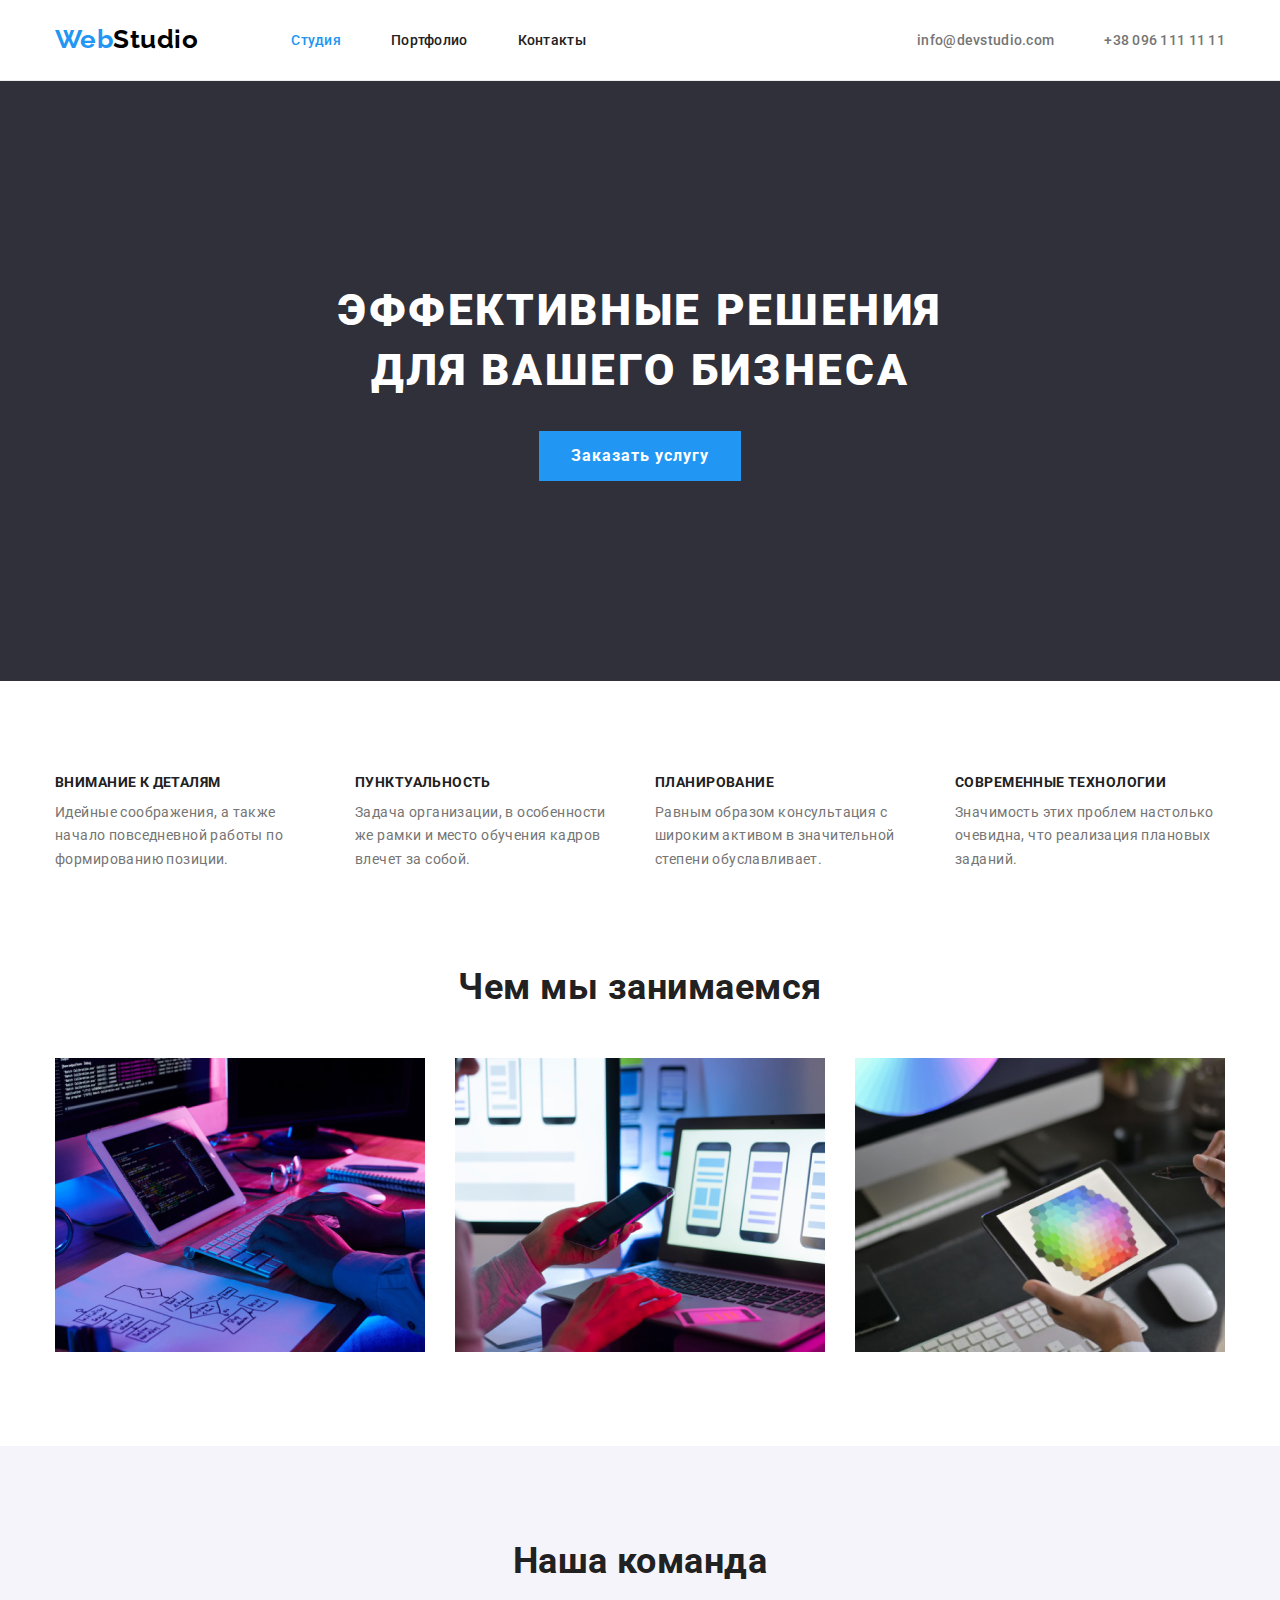
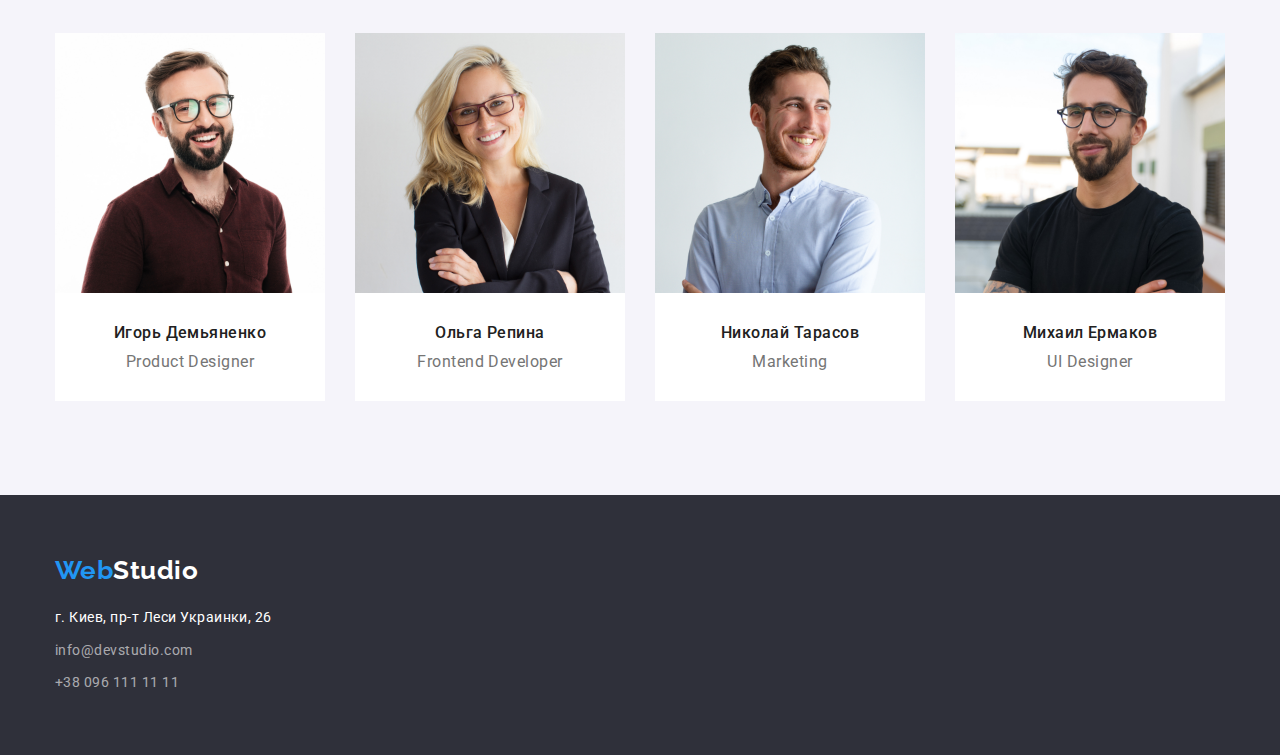
<file: index.html>
<!DOCTYPE html>
<html lang="ru">
<head>
    <meta charset="UTF-8">
    <meta name="viewport" content="width=device-width, initial-scale=1.0">
    <title>WebStudio</title>
    <link rel="stylesheet" href="https://cdnjs.cloudflare.com/ajax/libs/modern-normalize/1.0.0/modern-normalize.min.css" />
    <link rel="preconnect" href="https://fonts.gstatic.com">
    <link href="https://fonts.googleapis.com/css2?family=Raleway:wght@700&family=Roboto:wght@400;500;700;900&display=swap" rel="stylesheet">
    <link rel="stylesheet" href="./css/styles.css">
</head>

<body>
    
    <header class="header">
        <div class="container site-header-container">
            <nav class="site-nav">
                <a href="" class="logo"><span class="logo-web">Web</span>Studio</a>
                <ul class="site-nav-list list">
                   <li class="site-nav-item"> <a href="./index.html" class="site-nav-link  current"> Студия </a></li>
                   <li class="site-nav-item"><a href="./portfolio.html" class="site-nav-link ">Портфолио</a></li>
                   <li class="site-nav-item"> <a href="" class="site-nav-link">Контакты</a></li>
                </ul>
            </nav>
            <ul class="contacts-list list">
                <li class="contacts-list-item"> <a href="mailto:info@devstudio.com" class="contacts-link ">info@devstudio.com</a></li>
                <li class="contacts-list-item"><a href="tel:+380961111111" class="contacts-link">+38 096 111 11 11</a></li>
            </ul>
        </div>  
    </header>

    <main>
       
        <section class="hero-section">
            <div class="container">
                <h1 class="hero-title"> Эффективные решения <br>
                    для вашего бизнеса</h1>
                <button type="button" class="hero-button">Заказать услугу</button>
            </div>
        </section>
       
        <section class="features-section">
            <div class="container">
                <ul class="features-list list"> 
                    <li class="features-item">
                        <h3 class="features-title">Внимание к деталям</h3>
                        <p class="features-text"> Идейные соображения, а также начало повседневной 
                        работы по формированию позиции.</p>  </li>
                    <li class="features-item">
                        <h3 class="features-title">Пунктуальность</h3>
                        <p class="features-text">Задача организации, в особенности же рамки и место обучения 
                        кадров влечет за собой.</p> </li>
                    <li class="features-item">
                        <h3 class="features-title">Планирование</h3>
                        <p class="features-text"> Равным образом консультация с широким активом 
                         в значительной степени обуславливает.</p></li>
                    <li class="features-item">
                        <h3 class="features-title">Современные технологии</h3>
                        <p class="features-text">Значимость этих проблем настолько очевидна, 
                        что реализация плановых заданий.</p> </li>
                </ul>   
            </div> 
        </section>

        <section class="about-us-section">
            <div class="container">
                <h2 class="section-title">Чем мы занимаемся</h2>
                <ul class="about-us-list list">
                    <li class="about-us-item"> <img src="./images/about-us/img(1).jpg"
                          alt="человек работает с клавиатурой и планшетом" width="370" height="294"/></li>
                    <li class="about-us-item"> <img src="./images/about-us/img(2).jpg" 
                          alt="человек работает с телефоном и ноутбуком" width="370" height="294"/> </li>
                    <li class="about-us-item"> <img src="./images/about-us/img(3).jpg" 
                         alt="iеловек работает с планшетом" width="370" height="294"/></li>
                </ul>
            </div>
        </section>

        <section class="our-team-section">
            <div class="container">
                <h2 class="section-title">Наша команда</h2>
                <ul class="our-team-list list">
                    <li class="our-team-item"> <img class="our-team-img" src="./images/our-team/img1-igor-demyanenko.jpg" alt=" фото Игорь Демьяненко"
                        width="270" height="260" />
                        <div class="our-team-description">
                            <h3 class="our-team-title" >Игорь Демьяненко</h3>
                            <p lang="en" class="our-team-text">Product Designer</p>
                        </div>
                    </li>
                    <li class="our-team-item"> <img class="our-team-img" src="./images/our-team/img2-olga-repina.jpg" alt=" фото Ольга Репина"
                        width="270" height="260"/>
                        <div class="our-team-description">
                            <h3 class="our-team-title" >Ольга Репина</h3>
                            <p lang="en" class="our-team-text">Frontend Developer</p>
                        </div>
                    </li>
                    <li class="our-team-item"> <img class="our-team-img" src="./images/our-team/img3-nikolaj-tarasov.jpg" alt=" фото Николай Тарасов"
                        width="270" height="260" />
                        <div class="our-team-description">
                            <h3 class="our-team-title" >Николай Тарасов</h3>
                            <p lang="en" class="our-team-text">Marketing</p>
                        </div>
                    </li>
                    <li class="our-team-item"> <img class="our-team-img" src="./images/our-team/img4-mikhajlo-ermakov.jpg" alt="фото Михаил Ермаков"
                        width="270" height="260"/>
                        <div class="our-team-description">
                            <h3 class="our-team-title" >Михаил Ермаков</h3>
                            <p lang="en" class="our-team-text"> UI Designer</p>
                        </div>
                     </li>
                </ul>
            </div>
        </section>

    </main>
    
   
    <footer class="footer">
        <div class="container">
            <a href="" class="logo"><span class="logo-web">Web</span>Studio</a>
            <address class="address">
                <p class="address-text">г. Киев, пр-т Леси Украинки, 26</p>
                <ul class="contact-info list"> 
                    <li class="contact-info-item"><a href="mailto:info@devstudio.com" class="contact-info-link mail">info@devstudio.com</a></li>
                    <li class="contact-info-item"><a href="tel:+380961111111" class="contact-info-link tel">+38 096 111 11 11</a></li>
                </ul>
            </address>
        </div>
    </footer>
    
</body>
</html>
</file>
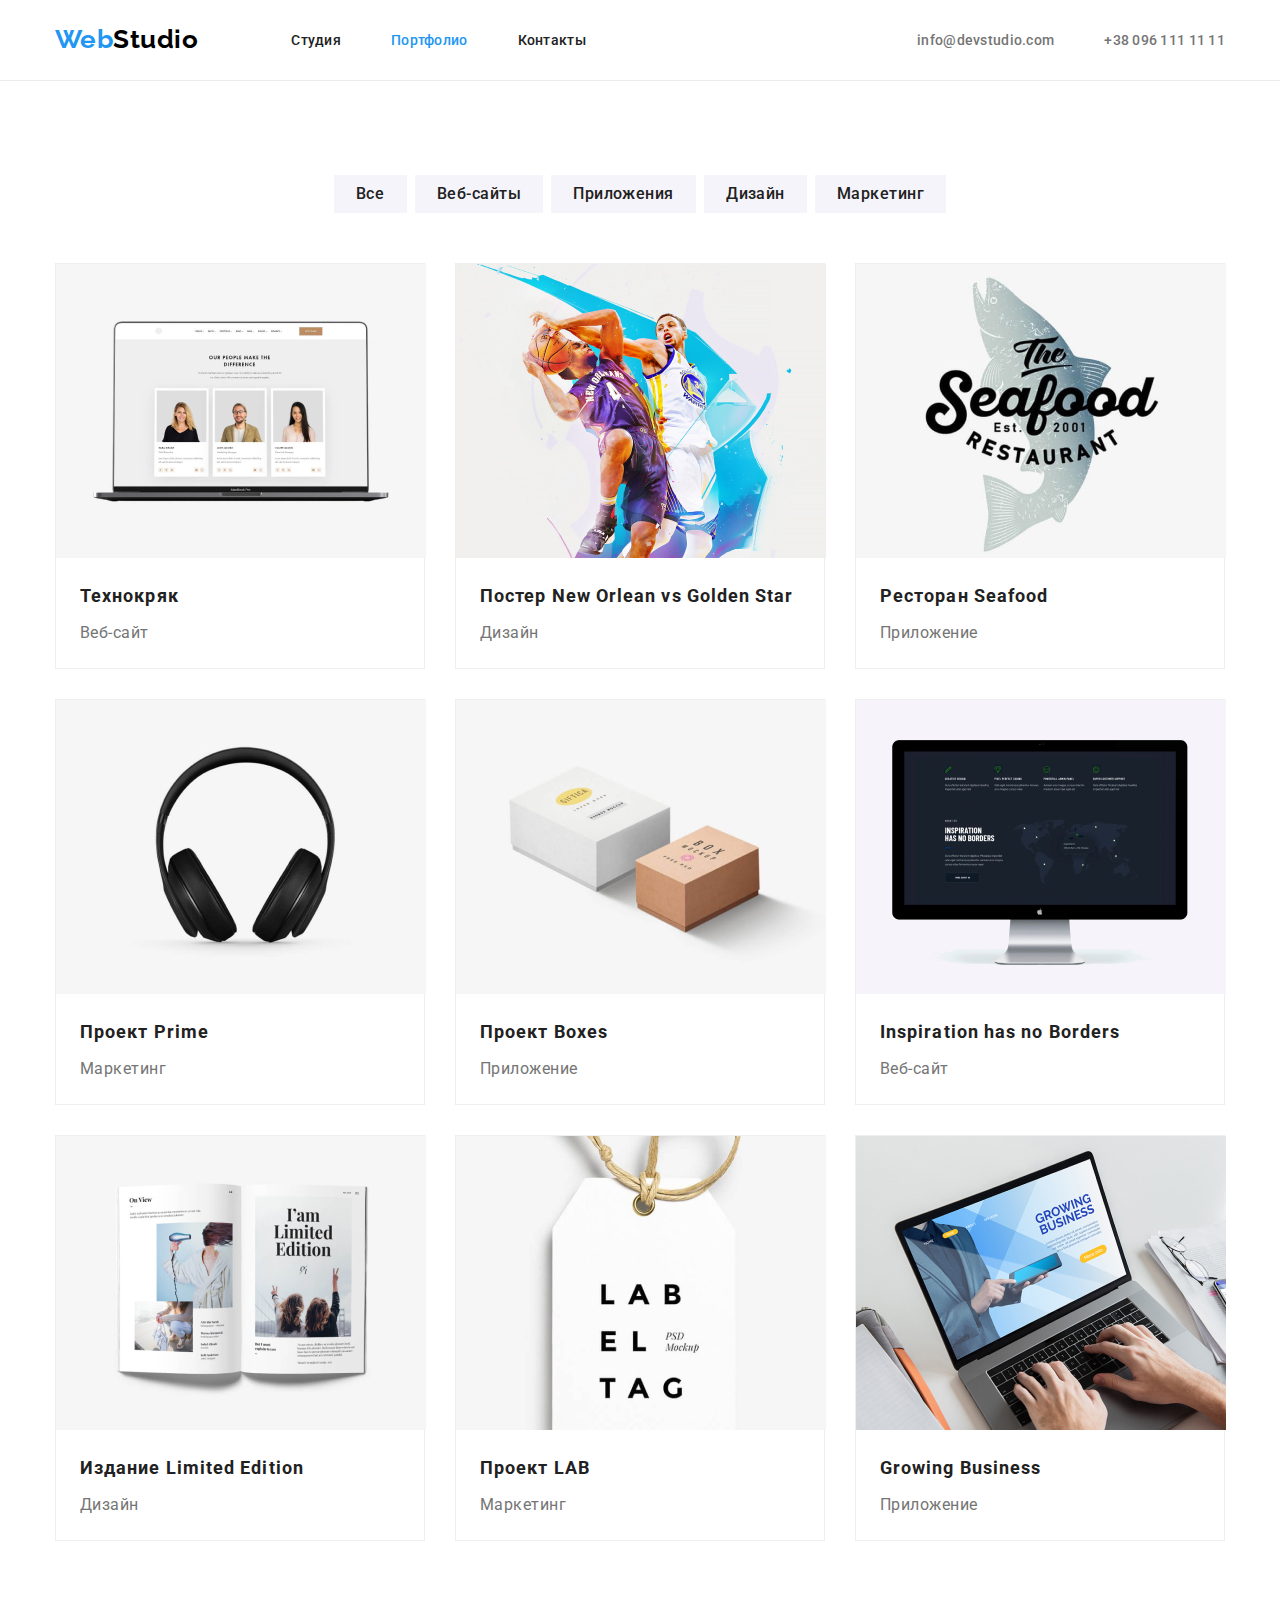
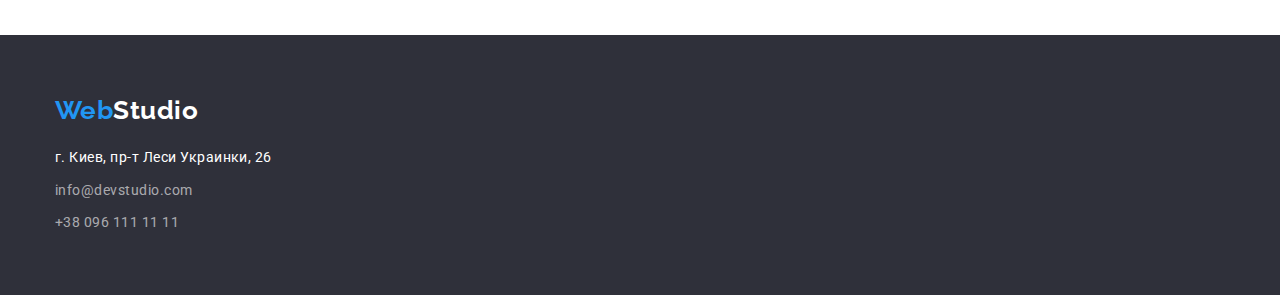
<file: portfolio.html>
<!DOCTYPE html>
<html lang="ru">
<head>
    <meta charset="UTF-8">
    <meta name="viewport" content="width=device-width, initial-scale=1.0">
    <title>WebStudio</title>
    <link rel="stylesheet" href="https://cdnjs.cloudflare.com/ajax/libs/modern-normalize/1.0.0/modern-normalize.min.css" />
    <link rel="preconnect" href="https://fonts.gstatic.com">
    <link href="https://fonts.googleapis.com/css2?family=Raleway:wght@700&family=Roboto:wght@400;500;700;900&display=swap" rel="stylesheet">
    <link rel="stylesheet" href="./css/styles.css">
 </head>
<body>

    <header class="header">
        <div class="container site-header-container portfolio-header">
            <nav class="site-nav">
                <a href="" class="logo"><span class="logo-web">Web</span>Studio</a>
                <ul class="site-nav-list list">
                   <li class="site-nav-item"> <a href="./index.html" class="site-nav-link  "> Студия </a></li>
                   <li class="site-nav-item"><a href="./portfolio.html" class="site-nav-link  current">Портфолио</a></li>
                   <li class="site-nav-item"> <a href="" class="site-nav-link">Контакты</a></li>
                </ul>
            </nav>
            <ul class="contacts-list list">
                <li class="contacts-list-item"> <a href="mailto:info@devstudio.com" class="contacts-link ">info@devstudio.com</a></li>
                <li class="contacts-list-item"><a href="tel:+380961111111" class="contacts-link">+38 096 111 11 11</a></li>
            </ul>
        </div>  
    </header>
    <main>
        <section class="portfolio-section">
            <div class="container">
            <ul class="portfolio-button-list list"> 
                <li class="portfolio-button-item"><button type="button" class="portfolio-button first"> Все</button></li>
                <li class="portfolio-button-item"><button type="button" class="portfolio-button second"> Веб-сайты</button></li>
                <li class="portfolio-button-item"><button type="button" class="portfolio-button third"> Приложения</button></li>
                <li class="portfolio-button-item"><button type="button" class="portfolio-button fourth"> Дизайн</button></li>
                <li class="portfolio-button-item"><button type="button" class="portfolio-button fifth"> Маркетинг</button></li>
            </ul>
            <ul class="portfolio-cards-list list"> 

                <li class="portfolio-card-item">
                    <a href="" class="portfolio-card">
                        <img class="portfolio-card-img" src="./images/portfolio/img-1-tehnohryak.jpg" alt="
                        изображение открытого ноутбука"
                        width="370" height="294">
                        <div class="portfolio-card-description">
                           <h3 class="portfolio-card-title">Технокряк</h3>
                           <p class="portfolio-card-text">Веб-сайт</p>
                        </div>
                    </a>
                </li>

                <li class="portfolio-card-item">
                    <a href="" class="portfolio-card">
                        <img class="portfolio-card-img" src="./images/portfolio/img-2-new-orlean.jpg" alt="
                        два человека играют баскетбол"
                        width="370" height="294">
                        <div class="portfolio-card-description">
                            <h3 class="portfolio-card-title">Постер <span lang="en">New Orlean vs Golden Star</span></h3>
                            <p class="portfolio-card-text">Дизайн</p>
                        </div>
                    </a>
                </li>

                <li class="portfolio-card-item">
                    <a href="" class="portfolio-card">
                        <img class="portfolio-card-img" src="./images/portfolio/img-3-seafood.jpg" alt="
                        логотип ресторана Seefood на фоне рыбы"
                        width="370" height="294">
                        <div class="portfolio-card-description">
                            <h3 class="portfolio-card-title">Ресторан <span lang="en"> Seafood</span></h3>
                            <p class="portfolio-card-text">Приложение</p>
                        </div>
                    </a>
                </li>

                <li class="portfolio-card-item">
                    <a href="" class="portfolio-card">
                        <img class="portfolio-card-img" src="./images/portfolio/img-4-prime.jpg" alt="
                        изображение наушников на белом фоне"
                        width="370" height="294">
                        <div class="portfolio-card-description">
                            <h3 class="portfolio-card-title">Проект <span lang="en">Prime</span></h3>
                            <p class="portfolio-card-text">Маркетинг</p>
                        </div>
                    </a>
                </li>

                <li class="portfolio-card-item"> 
                    <a href="" class="portfolio-card">
                        <img class="portfolio-card-img" src="./images/portfolio/img-5-boxes.jpg" alt="
                        изображение двух маленьких коробок"
                        width="370" height="294">
                        <div class="portfolio-card-description">
                            <h3 class="portfolio-card-title">Проект <span lang="en">Boxes</span></h3>
                            <p class="portfolio-card-text">Приложение</p>
                        </div>
                    </a>
                </li>

                <li class="portfolio-card-item">
                    <a href="" class="portfolio-card">
                        <img class="portfolio-card-img" src="./images/portfolio/img-6-inspiration.jpg" alt="
                        Картинка монитора к компьютеру"
                        width="370" height="294">
                        <div class="portfolio-card-description">
                            <h3 lang="en" class="portfolio-card-title"> Inspiration has no Borders</h3>
                            <p class="portfolio-card-text">Веб-сайт</p>
                        </div>
                    </a>
                </li>

                <li class="portfolio-card-item">
                    <a href="" class="portfolio-card">
                        <img class="portfolio-card-img" src="./images/portfolio/img-7-limited-edition.jpg" alt="
                        изображение развернутой брошюры"
                        width="370" height="294">
                        <div class="portfolio-card-description">
                            <h3 class="portfolio-card-title">Издание <span lang="en"> Limited Edition</span></h3>
                            <p class="portfolio-card-text">Дизайн</p>
                        </div>
                    </a>
                </li >

                <li class="portfolio-card-item">
                    <a href="" class="portfolio-card">
                        <img class="portfolio-card-img" src="./images/portfolio/img-8-proekt-lab.jpg" alt="
                        ярлык с надписью lab el tag"
                        width="370" height="294">
                        <div class="portfolio-card-description">
                            <h3 class="portfolio-card-title"> Проект <span lang="en">LAB</span></h3>
                            <p class="portfolio-card-text">Маркетинг</p>
                        </div>
                    </a>
                </li>

                <li class="portfolio-card-item"> 
                    <a href="" class="portfolio-card">
                        <img class="portfolio-card-img" src="./images/portfolio/img-9-growing-business.jpg" alt="
                        человек работает с ноутбуком"
                        width="370" height="294">
                        <div class="portfolio-card-description">
                           <h3 lang="en" class="portfolio-card-title">Growing Business</h3>
                           <p class="portfolio-card-text"> Приложение</p>
                        </div>
                    </a>
                </li>
                
            </ul>
            </div>
        </section>
    </main>
    
    <footer class="footer">
        <div class="container">
            <a href="" class="logo"><span class="logo-web">Web</span>Studio</a>
            <address class="address">
                <p class="address-text">г. Киев, пр-т Леси Украинки, 26</p>
                <ul class="contact-info list"> 
                    <li class="contact-info-item"><a href="mailto:info@devstudio.com" class="contact-info-link mail">info@devstudio.com</a></li>
                    <li class="contact-info-item"><a href="tel:+380961111111" class="contact-info-link tel">+38 096 111 11 11</a></li>
                </ul>
            </address>
        </div>
    </footer>

</body>
</html>
</file>
<file: css/styles.css>
/* accent color #2196F3;
   logo-color #000000;
   primary text color #757575;
   title color #212121;
   primary white color #FFFFFF;
   footer contacts color: rgba(255, 255, 255, 0.6);
   first-bg-color #2F303A;
   second-bg-color:  #F5F4FA;
   border color primary: #ECECEC;
   border color second:  #EEEEEE;
*/

 :root {
     --title-color: #212121;
     --primary-text-color: #757575;
     --accent-color: #2196F3;
     --primary-white-color: #FFFFFF;
     --logo-color: #000000;
     --footer-contacts-color: rgba(255, 255, 255, 0.6);

     --first-bg-color: #2F303A;
     --second-bg-color:  #F5F4FA;

     --main-font-family: Roboto, sans-serif;
     --main-font-size: 14px;
     --main-letter-spacing: 0.03em;
 }

 

 body {
     color: var(--primary-text-color);

     background-color: var(--primary-white-color);
     
     font-family: var(--main-font-family);
    
     letter-spacing: var( --main-letter-spacing);
 }

 img {
  display: block;
  }

 .list {
   list-style: none;
   margin: 0;
   padding: 0;
  }

  .container {
    width: 1200px;
    margin-top: 0;
    margin-bottom: 0;
    margin-right: auto;
    margin-left: auto;
    padding-right: 15px;
    padding-left: 15px;
  }
 
  .site-header-container {
    display: flex;
    align-items: center;
  }

   /* logo header a*/
  .site-nav .logo {
   margin-right: 93px;
   padding-top: 24px;
   padding-bottom: 25px;
  }

  .logo {
   color: var(--logo-color);
   font-family: Raleway, sans-serif;
   font-weight: 700;
   font-size: 26px;
   line-height: 1.19;
   text-decoration: none;
  }

 .logo-web {
   color: var(--accent-color);
  }

   /* site-nav */
  .site-nav {
    display: flex;
    align-items: center;
  }

  .site-nav-list {
    display: flex;
  }

  .site-nav-list .site-nav-item:not(:last-child) {
    margin-right: 50px;
  } 
 
  .site-nav-item .site-nav-link {
    padding-top: 32px;
     padding-bottom: 32px;
    
    color: var(--title-color);
    font-weight: 500;
    font-size: var(--main-font-size);
    line-height: 1.14;
    letter-spacing: 0.02em;
    text-decoration: none;
  }

  .site-nav-list .site-nav-link:hover,
  .site-nav-list .site-nav-link:focus {
    color: var(--accent-color);    
  }

  .site-nav-item .current {
    color: var(--accent-color);
  }

   /* Contacts header  */
  .contacts-list {
   display: flex;
  }

  .contacts-list {
    margin-left: auto;
  }

  .contacts-list .contacts-list-item:not(:last-child) {
    margin-right: 50px;
  }

  .contacts-list-item .contacts-link {
   padding-top: 32px;
   padding-bottom: 32px;
    
   color: var(--primary-text-color);
   font-weight: 500;
   font-size: var(--main-font-size);
   line-height: 1.14;
   letter-spacing: 0.02em;
   text-decoration: none;
  }

  .contacts-list .contacts-link:hover,
  .contacts-list .contacts-link:focus  {
   color: var(--accent-color);
 }

     /* Hero */
  .hero-section {
    background-color: var(--first-bg-color) ;
    padding-top: 200px;
    padding-bottom: 200px;
    text-align: center;
  }

  .hero-section .hero-title {
    margin-top: 0;
    margin-bottom: 30px;
  
    color: var(--primary-white-color);
    font-weight: 900;
    font-size: 44px;
    line-height: 1.36;
    letter-spacing: 0.06em;
    text-transform: uppercase;
  }

  .hero-section .hero-button{
    margin-top: 0;
    margin-bottom: 0;
    padding: 10px 32px;
    min-width: 200px;
    min-height: 50px;

    cursor: pointer;

    border: none;

    color: var(--primary-white-color);
    background-color: var(--accent-color);
    font-family: var(--main-font-family);
    font-weight: 700;
    font-size: 16px;
    line-height: 1.87;
    letter-spacing: 0.06em;
  }

    /* section features */
  .features-section {
    padding-top: 94px;
    padding-bottom: 94px;
  }

  .features-list {
    display: flex;
  }

  .features-list .features-item{
    width: 270px;

  }
  .features-list .features-item:not(:last-child) {
    margin-right: 30px;
  }

  .features-item .features-title {
    margin-top: 0;
    margin-bottom: 10px;

    color: var(--title-color);
    font-size: var(--main-font-size);
    font-weight: 700;
    line-height: 1.14;
    letter-spacing: var(--main-letter-spacing);
    text-transform: uppercase;
  }

  .features-item .features-text {
    margin-top: 0;
    margin-bottom: 0;
    font-size: var(--main-font-size);
    line-height: 1.71;
    letter-spacing: var(--main-letter-spacing);
  } 

    /* section about us */
  .section-title {
    margin-top: 0;
    margin-bottom: 50px;

    color: var(--title-color);
    font-weight: 700;
    font-size: 36px;
    line-height: 1.17;
    text-align: center;
  } 
  .about-us-section {
    padding-bottom: 94px;
  }

  .about-us-list {
    display: flex;
  }

  .about-us-list .about-us-item {
    width: 370px;
  }

  .about-us-list .about-us-item:not(:last-child){
    margin-right: 30px;
  }

  /* section our team */
   .our-team-section {
    background-color:var( --second-bg-color);
    padding-top: 94px;
    padding-bottom: 94px;
  }

  .our-team-list {
    display: flex;
  }

  .our-team-list .our-team-item {
    width: 270px;
    background-color: var(--primary-white-color);
  }
  
  .our-team-list .our-team-item:not(:last-child){
    margin-right: 30px;
  }

  .our-team-item .our-team-description{
    padding-top: 30px;
    padding-bottom: 30px;
  }
  .our-team-description .our-team-title {
    margin-top: 0;
    margin-bottom: 10px;

    color: var(--title-color);
    font-weight: 500;
    font-size: 16px;
    line-height: 1.19;

    text-align: center;
  }

  .our-team-description .our-team-text {
    margin-top: 0;
    margin-bottom: 0;
    font-size: 16px;
    line-height: 1.19;

    text-align: center;
  }
    
  /* footer */
  .footer {
    padding-top: 60px;
    padding-bottom: 60px;
      background-color: var(--first-bg-color);
  }

  .footer .logo{
    display: inline-block;

    margin-top: 0;
    margin-bottom: 20px;

    color: var(--primary-white-color);
  }

  .address .address-text {
    margin-top: 0;
    margin-bottom: 9px;

    color: var(--primary-white-color);
    font-style: normal;
    font-size: var(--main-font-size);
    line-height: 1.71;
  } 

  .contact-info-item:not(:last-child){
    margin-bottom: 9px;
  }
  .contact-info-item .contact-info-link {
    display: inline-block;
   
    color: var(--footer-contacts-color);
    font-style: normal;
    font-size: var(--main-font-size);
    line-height: 1.71;
    text-decoration: none;
  }

   /* Portfolio */

   .header{
    border-bottom: 1px solid #ECECEC;
   }

  .portfolio-section {
    padding-top: 94px;
    padding-bottom: 94px;
  }

  .portfolio-button-list {
    display: flex;
    justify-content: center;
  }

  .portfolio-button-list  {
    margin-top: 0;
    margin-bottom: 50px;
  }

  .portfolio-button-list .portfolio-button-item:not(:last-child) {
    margin-right: 8px;
  }

  .portfolio-button-item .first {
    min-width: 73px;
  }

  .portfolio-button-item .second {
    min-width: 128px;
  }

  .portfolio-button-item .third {
    min-width: 145px;
  }

  .portfolio-button-item .fourth {
    min-width: 103px;
  }
  .portfolio-button-item .fifth {
    min-width: 130px;
  }


  .portfolio-button-item .portfolio-button {
    min-height: 38px;
    padding: 6px 22px;

    border: none;

    color: var(--title-color); 
    background-color: var(--second-bg-color);
    font-family: var(--main-font-family);
    font-weight: 500;
    font-size: 16px;
    line-height: 1.62;
    letter-spacing: var( --main-letter-spacing);
    text-align: center;
  
 }
    
  .portfolio-button-list .portfolio-button:hover,
  .portfolio-button-list .portfolio-button:focus {
      background-color: var(--accent-color);
      color: var(--primary-white-color);
      cursor: pointer;
  }
  
     /* portfolio cards */

 .portfolio-cards-list {
   display: flex;
   flex-wrap: wrap;
 }

 .portfolio-cards-list .portfolio-card-item {
   width: 370px;
   border: 1px solid #EEEEEE;
 }
 
 
 .portfolio-cards-list .portfolio-card-item:not(:nth-child(3n)) {
   margin-right: 30px;
 }

 .portfolio-cards-list .portfolio-card-item:not(:nth-last-child(-n+3)) {
   margin-bottom: 30px;
 }

 .portfolio-card-item .portfolio-card {
   display: inline-block;

   cursor: default;

   text-decoration: none;
  } 

  .portfolio-card .portfolio-card-description {
    padding: 20px 24px;
  }
  
  .portfolio-card-description .portfolio-card-title {
  margin-top: 0;
  margin-bottom: 4px;

  color: var(--title-color);
  font-weight: 700;
  font-size: 18px;
  line-height: 2;
  letter-spacing: 0.06em;
  }

  .portfolio-card-description .portfolio-card-text{
   margin-top: 0;
   margin-bottom: 0;

    color: var(--primary-text-color);
    font-size: 16px;
    line-height: 1.87;
}
</file>
